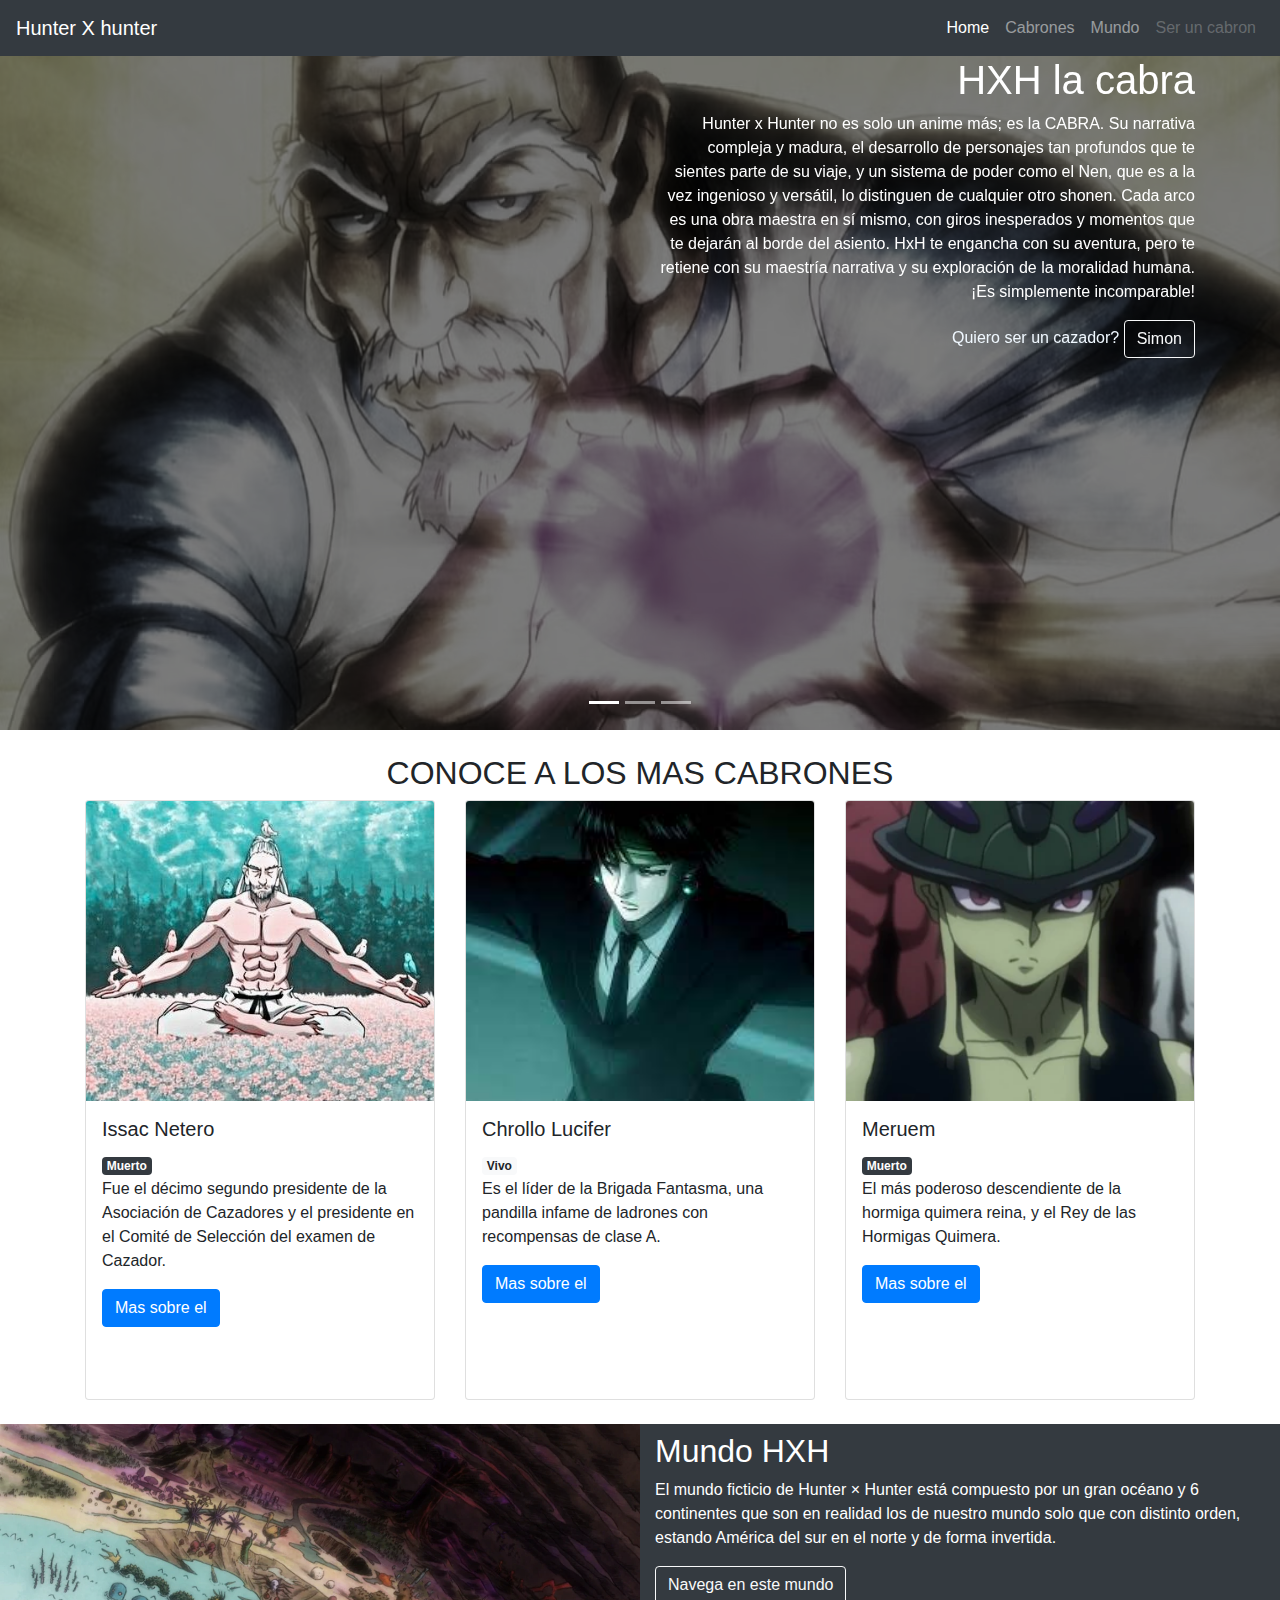
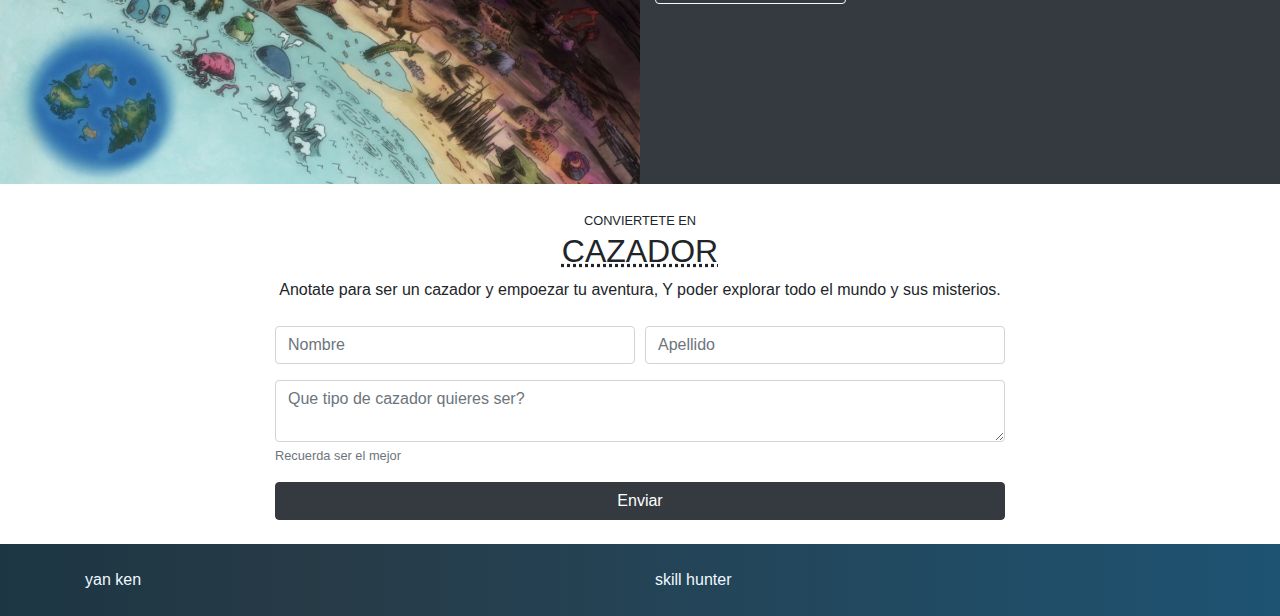
<file: bootstrap/bootstrap.html>
<!DOCTYPE html>
<html lang="es">
<head>
  <meta charset="UTF-8">
  <meta name="viewport" content="width=device-width, initial-scale=1.0">
  <title>Mi Proyecto con Bootstrap 4</title>
  <link rel="stylesheet" href="./estilos.css" />
  
  <!-- Bootstrap 4 CSS desde CDN -->
  <link rel="stylesheet" href="https://cdn.jsdelivr.net/npm/bootstrap@4.6.2/dist/css/bootstrap.min.css">

</head>
<body data-spy="scroll" data-target="#navbar" data-offset="57">
  


  
<!-- header inico -->
<nav id="header" class="navbar navbar-expand-lg navbar-dark bg-dark sticky-top">
  <a class="navbar-brand" href="#">Hunter X hunter</a>
  <button class="navbar-toggler" type="button" data-toggle="collapse" data-target="#navbarSupportedContent" aria-controls="navbarSupportedContent" aria-expanded="false" aria-label="Toggle navigation">
    <span class="navbar-toggler-icon"></span>
  </button>

  <div class="collapse navbar-collapse" id="navbar">
    <ul class="navbar-nav ml-auto">
      <li class="nav-item active">
        <a class="nav-link" href="#main">Home <span class="sr-only">(current)</span></a>
      </li>
      <li class="nav-item">
        <a class="nav-link" href="#cazadoresh">Cabrones</a>
      </li>
      <li class="nav-item">
        <a class="nav-link" href="#place">Mundo</a>
      </li>      

      <li class="nav-item">
        <a class="nav-link disabled" href="#conviertete-en-cazadorx">Ser un cabron</a>
      </li>
    </ul>
   
  </div>
</nav>
<!-- header fin -->

<!-- carousel inicio -->
 <main id="main">
        <div id="carouselExampleIndicators" class="carousel slide" data-ride="carousel" data-pause="false">
        <ol class="carousel-indicators">
            <li data-target="#carouselExampleIndicators" data-slide-to="0" class="active"></li>
            <li data-target="#carouselExampleIndicators" data-slide-to="1"></li>
            <li data-target="#carouselExampleIndicators" data-slide-to="2"></li>
        </ol>
        <div class="carousel-inner">
            <div class="carousel-item active">
                <img class="d-block w-100" src="./imagenesboots/Netero-Featured.avif" alt="First slide">
            </div>
            <div class="carousel-item">
                 <img class="d-block w-100" src="./imagenesboots/Arco_Ciudad_Yorkshin.webp" alt="Second slide">
            </div>
            <div class="carousel-item">
                 <img class="d-block w-100" src="./imagenesboots/examen_cazador.webp" alt="Third slide">
            </div>
            
<!-- overlay -->

            <div class="overlay">
                <div class="container">
                    <div class="row">
                        <div class="col-md-6 offset-md-6 text-center text-md-right">
                            <h1>HXH la cabra</h1>
                            <p class="d-none d-md-block">Hunter x Hunter no es solo un anime más; es la CABRA. Su narrativa compleja y madura, el desarrollo de personajes 
                                tan profundos que te sientes parte de su viaje, y un sistema de poder como el Nen, que es a la vez ingenioso y versátil, 
                                lo distinguen de cualquier otro shonen. Cada arco es una obra maestra en sí mismo, con giros inesperados y momentos que te 
                                dejarán al borde del asiento. HxH te engancha con su aventura, 
                                pero te retiene con su maestría narrativa y su exploración de la moralidad humana. 
                                ¡Es simplemente incomparable!</p>
                            <a href="https://hunterxhunter.fandom.com/wiki/Hunterpedia">Quiero ser un cazador?</a>    
                            <button class="btn btn-outline-light" type="submit" data-toggle="modal" data-target="#Modalcazador">Simon</button>
                        </div>
                    </div>
                </div>
            </div>    
<!-- overlay -->
        </div>
        </div>
</main>

 <!-- carousel fin  -->

<!-- cazadores inicio -->
<section id="cazadoresh" class="mt-4">
    <div class="container">
        <div class="row">
            <div class="col text-center text-uppercase">
               <h2>Conoce a los mas cabrones</h2>
            </div>

        </div>
        <div class="row">
           <div class="col-12 col-md-6 col-lg-4 mb-4">
                <div class="card">
                    <img class="card-img-top" src="./imagenesboots/neterocarta.jpg" alt="netero goat">
                    <div class="card-body">
                        <h5 class="card-title">Issac Netero</h5>
                        <div class="barges">
                            <span class="badge badge-dark">Muerto</span>
                        </div>
                        <p class="card-text">Fue el décimo segundo presidente de la Asociación de Cazadores y
                                             el presidente en el Comité de Selección del examen de Cazador.</p>
                        <a href="https://hunterxhunter.fandom.com/es/wiki/Isaac_Netero" class="btn btn-primary">Mas sobre el</a>
                    </div>
                </div>
           </div> 
        
        <!-- netero arribas chrollo abajo -->
       
           <div class="col-12 col-md-6 col-lg-4 mb-4">
                <div class="card">
                    <img class="card-img-top" src="./imagenesboots/chrollocarta.jpeg" alt="mejor arania">
                    <div class="card-body">
                        <h5 class="card-title">Chrollo Lucifer</h5>
                        <div class="barges">
                            <span class="badge badge-light">Vivo</span>
                        </div>                        
                        <p class="card-text">Es el líder de la Brigada Fantasma, 
                                             una pandilla infame de ladrones con recompensas de clase A.</p>
                        <a href="https://hunterxhunter.fandom.com/es/wiki/Chrollo_Lucilfer" class="btn btn-primary">Mas sobre el</a>
                    </div>
                </div>
           </div> 
         <!-- meruem abajo -->
           <div class="col-12 col-md-6 col-lg-4 mb-4">
                <div class="card">
                    <img class="card-img-top" src="./imagenesboots/meruemcarta.webp" alt="mejor villano">
                    <div class="card-body">
                        <h5 class="card-title">Meruem</h5>
                        <div class="barges">
                            <span class="badge badge-dark">Muerto</span>
                        </div>                        
                        <p class="card-text">El más poderoso descendiente de la hormiga quimera reina, 
                                            y el Rey de las Hormigas Quimera.</p>
                        <a href="https://hunterxhunter.fandom.com/es/wiki/Meruem" class="btn btn-primary">Mas sobre el</a>
                    </div>
                </div>
           </div>
        </div>   
        </div>  
    </div>
</section>
<!-- cazadores fin -->


<!-- contenedor inicio -->
<section id="place">
    <div class="container-fluid">
        <div class="row">
            <div class="col-12 col-lg-6 pl-0 pr-0">
                <img src="./imagenesboots/mundohxh.webp" alt="mundo">
            </div>
            <div class="col-12 col-lg-6 pt-2 pb-4">
                <h2>Mundo HXH</h2>
                <p>El mundo ficticio de Hunter × Hunter está compuesto 
                    por un gran océano y 6 continentes que son en realidad 
                    los de nuestro mundo solo que con distinto orden, 
                    estando América del sur en el norte y de forma invertida.</p>    
                <a class="btn btn-outline-light" href="https://hunterxhunter.fandom.com/es/wiki/Mundo_de_Hunter_%C3%97_Hunter">Navega en este mundo</a>    
            </div>
        </div>
    </div>
</section>
<!-- contenedor fin -->

<!-- examen cazador inico -->
<section id="conviertete-en-cazadorx" class="pt-4 pb-4">
    <div class="container">
      <div class="row">
        <div class="col text-uppercase text-center">
          <small>Conviertete en</small>
          <h2><abbr data-toggle="tooltip" title="Alguien chingon">Cazador</abbr></h2>
        </div>

      </div>
        <div class="row">
            <div class="col text-center">
              Anotate para ser un cazador y empoezar tu aventura, Y poder explorar todo
              el mundo y sus misterios.
            </div>
        </div>
      <div class="row">
        <div class="col col-md-10 offset-md-1 col-lg-8 offset-md-2 pt-4">
            <form>
              <div class="form-row">
                <div class=" form-group col-12 col-md-6">
                  <input type="text" class="form-control" placeholder="Nombre">
                </div>
                <div class=" form-group col-12 col-md-6">
                  <input type="text" class="form-control" placeholder="Apellido">
                </div>
              </div>
              <div class="form-row">
                  <div class="form-group col">
                    <textarea name="text" class="form-control" placeholder="Que tipo de cazador quieres ser?"></textarea>
                    <small class="form-text text-muted">Recuerda ser el mejor</small>
                  </div>
                </div>
                <div class="row">
                  <div class="col">
                    <button type="button" class="btn btn-dark btn-block">Enviar</button>
                  </div>
                </div>
            </form>          
        </div>
      </div>
    </div>
</section>



 <!-- examen cazador final -->


<!-- comienzo footer -->
  <footer id="footer" class="pb-4 pt-4">
    <div class="container">
        <div class="row">

            <div class="col-12 col-lg">
                <a href="">yan ken</a>
            </div>

            <div class="col-12 col-lg">
                <a href="">skill hunter</a>
            </div>

        </div>
    </div>
  </footer>
<!-- fin del footer -->

<!-- Modal -->
<div class="modal fade" id="Modalcazador" tabindex="-1" role="dialog" aria-labelledby="exampleModalCenterTitle" aria-hidden="true">
  <div class="modal-dialog modal-dialog-centered" role="document">
    <div class="modal-content">
      <div class="modal-header">
        <h5 class="modal-title" id="exampleModalCenterTitle">Ser Un Cazador</h5>
        <button type="button" class="close" data-dismiss="modal" aria-label="Close">
          <span aria-hidden="true">&times;</span>
        </button>
      </div>
      <div class="modal-body">
        <form action="">
          <div class="form-row">
            <div class="form-group col"> 
              <div class="input-group mb-3">
                <div class="input-group-prepend">
                  <span class="input-group-text" id="basic-addon1">@</span>
                </div>
                <input type="text" class="form-control" placeholder="Username" aria-label="Username" aria-describedby="basic-addon1">
              </div>
            </div>
          </div>
        </form>
      </div>
      <div class="modal-footer">
        <button type="button" class="btn btn-secondary" data-dismiss="modal">Cerrar</button>
        <button type="button" class="btn btn-primary">Guardar</button>
      </div>
    </div>
  </div>
</div>
<!-- modal fin -->

  <!-- ✅ Scripts necesarios para Bootstrap 4 -->
  <script src="https://code.jquery.com/jquery-3.6.0.min.js"></script>
  <script src="https://cdn.jsdelivr.net/npm/bootstrap@4.6.2/dist/js/bootstrap.bundle.min.js"></script>
  <script src="./index.js"></script>
</body>
</html>
</file>
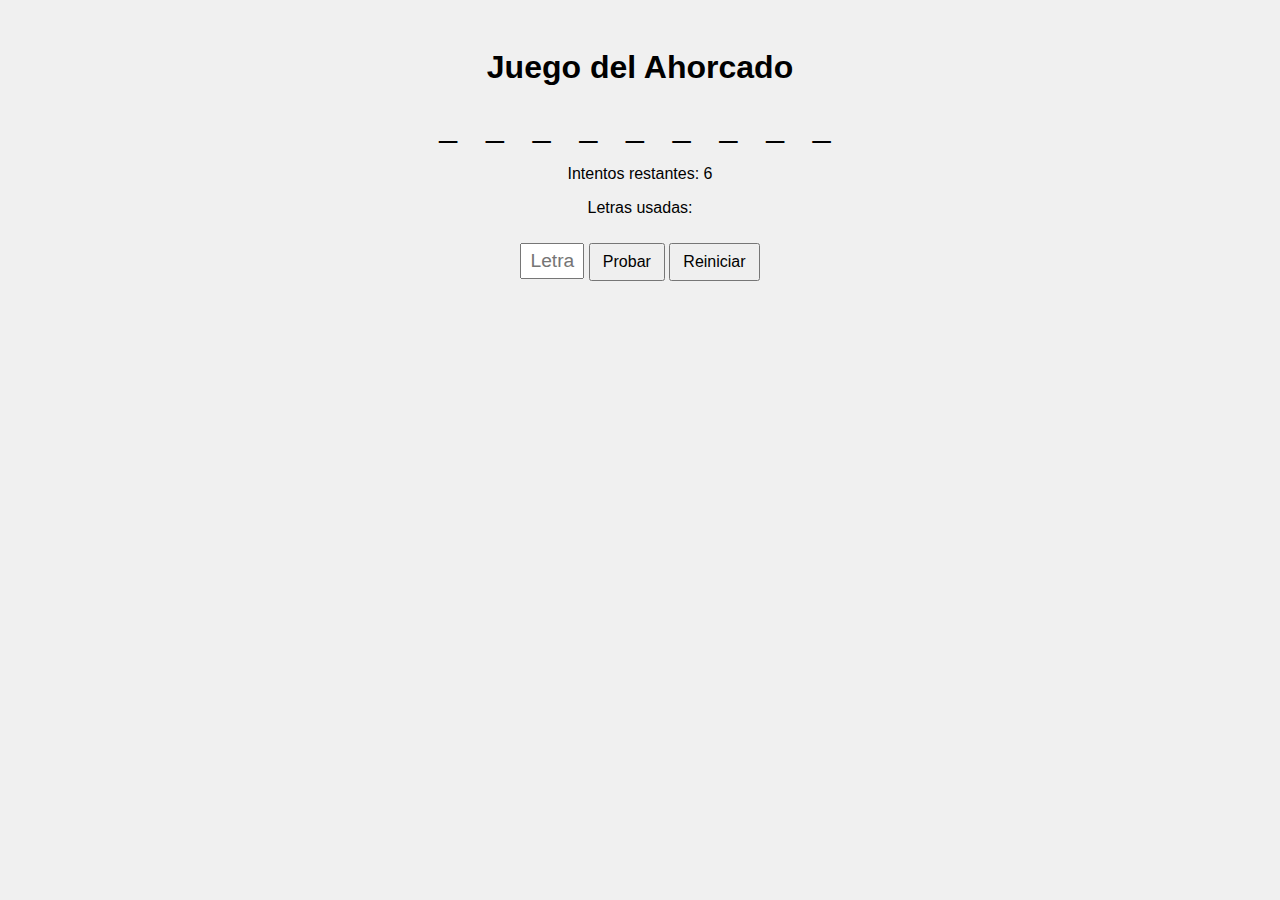
<file: jabacri/clasejs.html>
<!DOCTYPE html>
<html lang="es">
<head>
  <meta charset="UTF-8">
  <meta name="viewport" content="width=device-width, initial-scale=1.0">
  <title>Juego del Ahorcado</title>
  <style>
    body {
      font-family: Arial, sans-serif;
      text-align: center;
      background: #f0f0f0;
      padding: 20px;
    }
    #palabra {
      font-size: 2rem;
      letter-spacing: 10px;
      margin-bottom: 20px;
      display: block;
    }
    #letrasUsadas {
      margin-top: 10px;
    }
    input {
      font-size: 1.2rem;
      padding: 5px;
      width: 50px;
      text-align: center;
    }
    button {
      font-size: 1rem;
      padding: 8px 12px;
      margin-top: 10px;
    }
  </style>
</head>
<body>

  <h1>Juego del Ahorcado</h1>

  <div id="palabra">_ _ _ _ _</div>
  <p>Intentos restantes: <span id="intentos">6</span></p>
  <p>Letras usadas: <span id="letrasUsadas"></span></p>

  <input type="text" id="letra" maxlength="1" placeholder="Letra">
  <button onclick="adivinarLetra()">Probar</button>
  <button onclick="reiniciarJuego()">Reiniciar</button>

  <p id="mensaje"></p>

  <script src="archivo.js"></script>
</body>
</html>
</file>
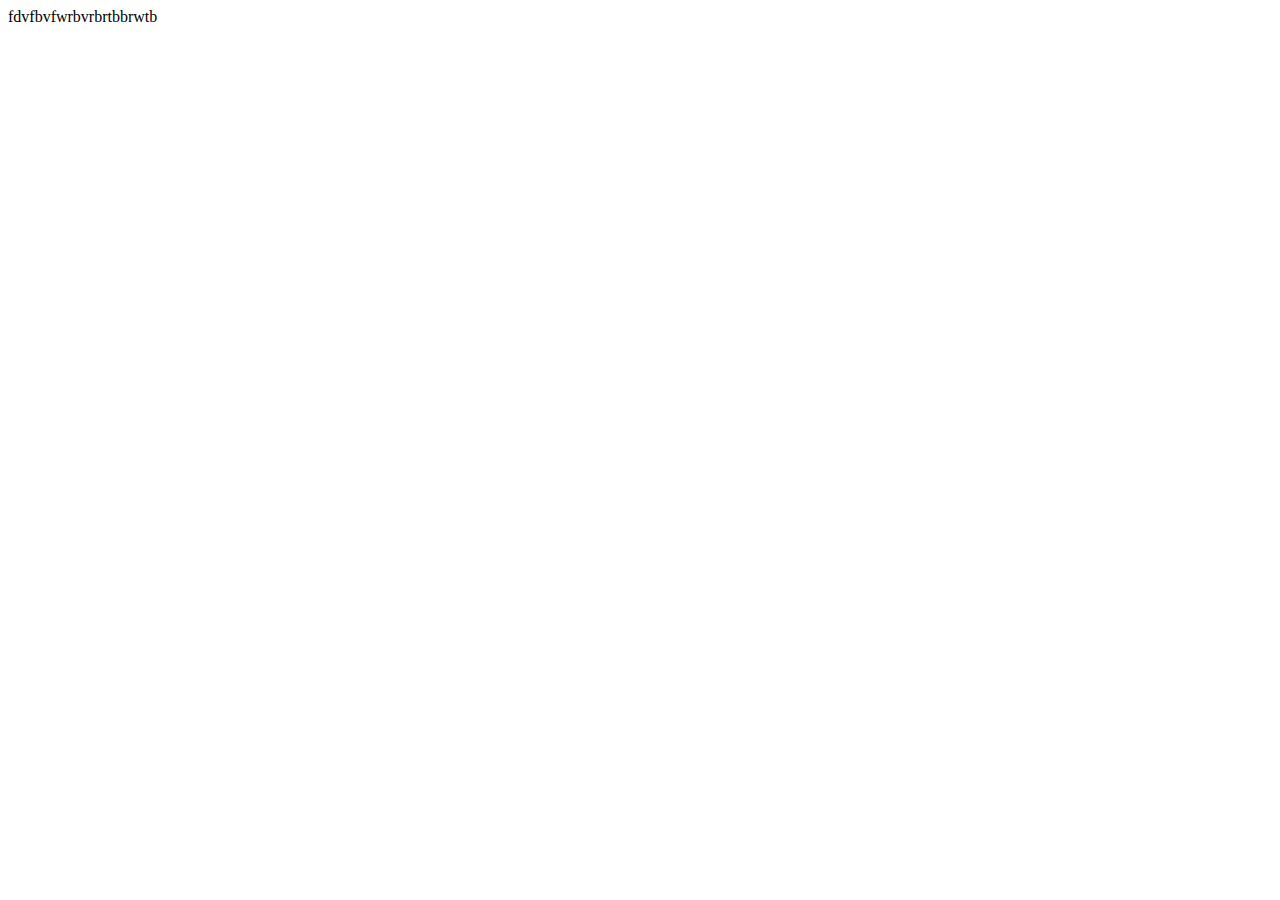
<file: django/my_first_project/my_first_app/templates/my_first_app/car_list.html>
<!DOCTYPE html>
<html lang="en">
<head>
    <meta charset="UTF-8">
    <meta name="viewport" content="width=device-width, initial-scale=1.0">
    <title>lol</title>
</head>
<body>
    fdvfbvfwrbvrbrtbbrwtb
</body>
</html>
</file>
<file: bootstrap/estilos.css>
* {
    box-sizing: border-box;
    margin: 0;
    padding: 0;
}

#footer{
    background: linear-gradient(90deg, #1c3643, #273b47 25%, #1e5372);
  /* position: absolute; */
  bottom: 0;
    top: 0;
  width: 100%; 
}
#footer a{
    color:aliceblue

}


#main .carousel-inner img{
    max-height: 85vh;
    object-fit: cover;
    filter: grayscale(70%);

}
#carouselExampleIndicators{
    position: relative;

}

#carouselExampleIndicators .overlay{
    position: absolute;
    top: 0;
    bottom: 0;
    left: 0;
    right: 0;
    background-color: rgba(0,0,0,0.5);
    color: white;
}
#carouselExampleIndicators .overlay .container,
#carouselExampleIndicators .overlay .row{
    height: 100%;
}

#carouselExampleIndicators .overlay a{
    color:aliceblue

}

#cazadoresh .card {
    min-height: 150px; /* Ajusta esta altura según lo que necesites para el texto más largo */
    max-height: 600px;
    display: flex; /* Para centrar el botón al final */
    flex-direction: column; /* Para apilar el contenido */
    justify-content: space-between; /* Para empujar el botón al final */
    

}

#cazadoresh .card .card-img-top {
height: 300px;
object-fit: cover;
object-position: center;

}

#cazadoresh .card-body {
height: 300px;
object-fit: cover;
object-position: center;

justify-content: space-between;
padding: 1rem;
flex-grow: 1; 
}

/* #cazadoresh .card-text {
    flex-grow: 1; 
    margin-bottom: 1rem; 
    
} */

#place img{
    max-width: 100%;
}

#place{
    background-color: #343a40;
}

#place h2 {
    color: white;
}

#place p {
    color: white;
}
</file>
